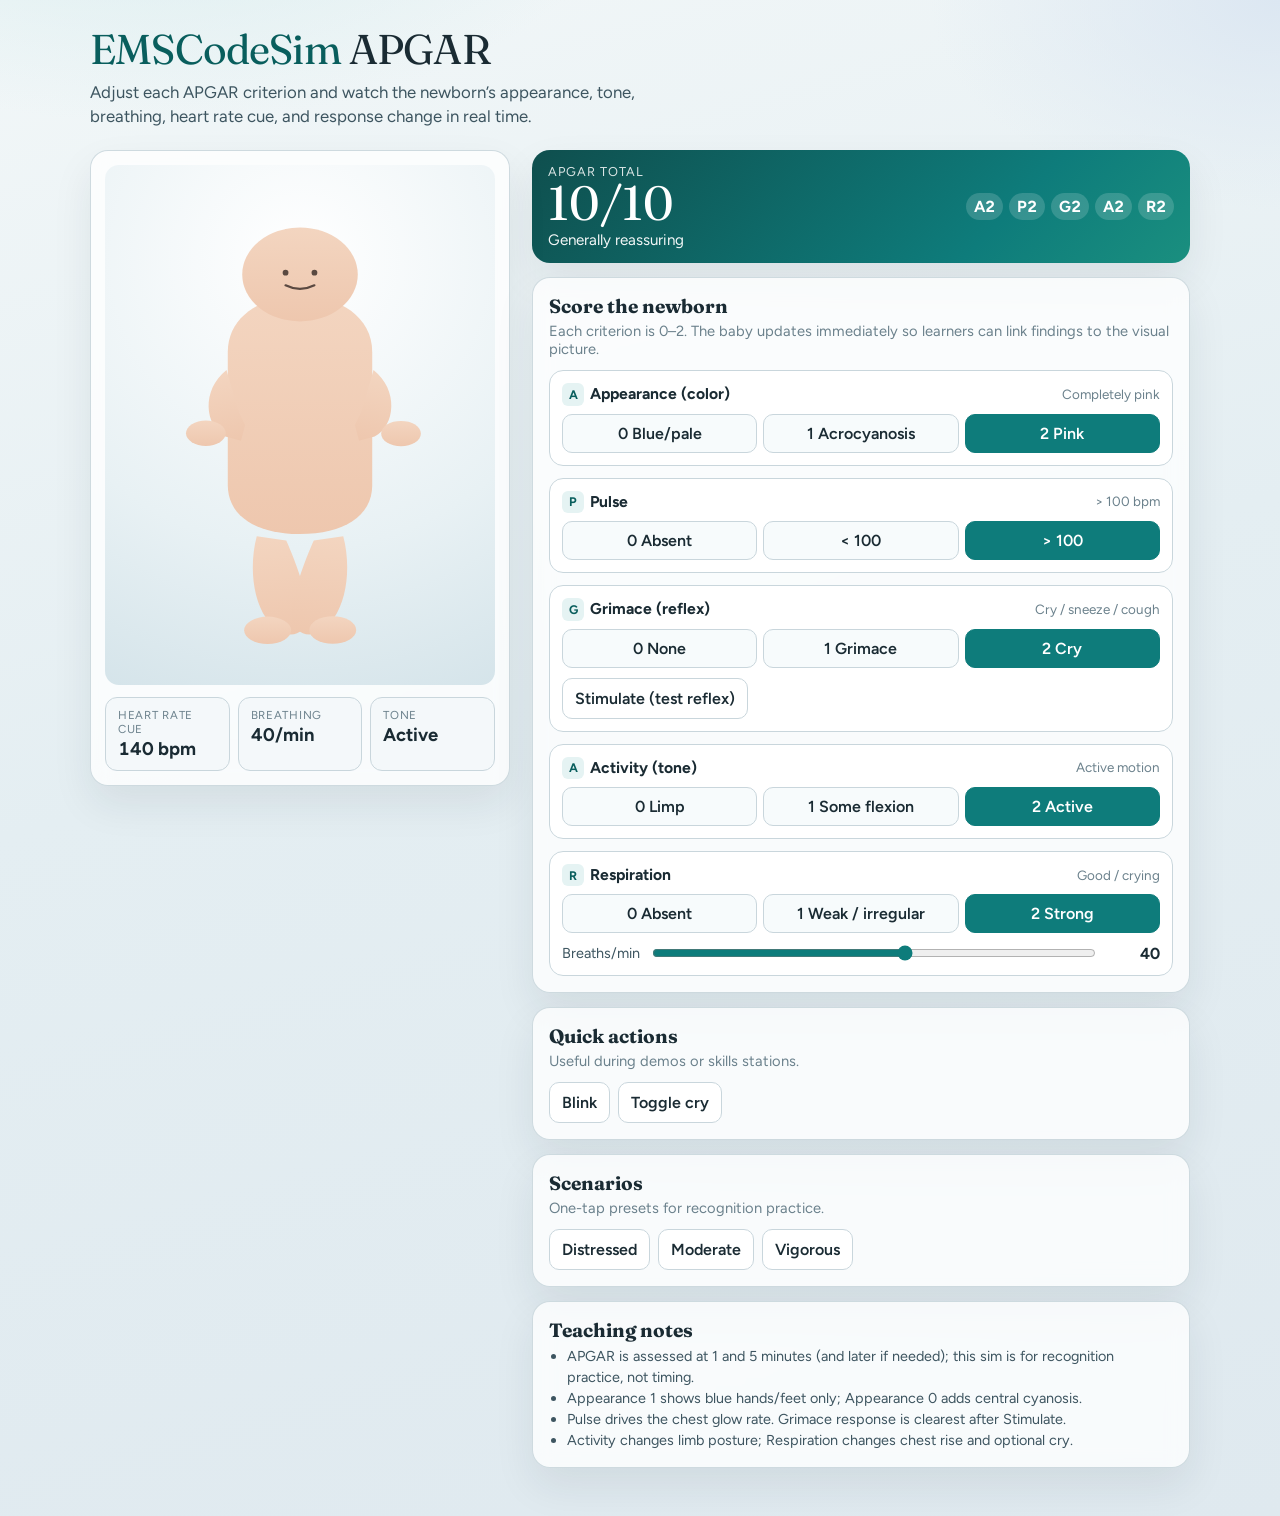
<file: index.html>
<!doctype html>
<html lang="en">
<head>
<meta charset="utf-8" />
<meta name="viewport" content="width=device-width,initial-scale=1" />
<meta name="description" content="Interactive APGAR newborn simulator for EMS and clinical training." />
<title>EMSCodeSim — APGAR Baby</title>
<link rel="preconnect" href="https://fonts.googleapis.com" />
<link rel="preconnect" href="https://fonts.gstatic.com" crossorigin />
<link href="https://fonts.googleapis.com/css2?family=Figtree:wght@400;500;600;700&family=Fraunces:opsz,wght@9..144,600;9..144,700&display=swap" rel="stylesheet" />
<style>
  :root {
    --ink: #1a2b33;
    --ink-soft: #3d5560;
    --muted: #6b818c;
    --line: #c9d6dc;
    --panel: rgba(255, 255, 255, 0.78);
    --panel-solid: #f4f8fa;
    --accent: #0e7c7b;
    --accent-deep: #095e5d;
    --warn: #b45309;
    --danger: #b42318;
    --ok: #157a3a;
    --skin-light: #f3d5c0;
    --skin-mid: #eec7ae;
    --stage-bg: #e8f1f4;
    --shadow: 0 18px 40px rgba(26, 43, 51, 0.08);
    --radius: 18px;
    --font-ui: "Figtree", sans-serif;
    --font-display: "Fraunces", Georgia, serif;
  }

  * { box-sizing: border-box; }

  body {
    margin: 0;
    min-height: 100vh;
    color: var(--ink);
    font-family: var(--font-ui);
    background:
      radial-gradient(900px 500px at 12% -10%, #d7ecee 0%, transparent 55%),
      radial-gradient(700px 420px at 100% 0%, #dce7f2 0%, transparent 50%),
      linear-gradient(165deg, #f2f7f8 0%, #e4eef2 45%, #dfe9ef 100%);
  }

  .page {
    width: min(1100px, calc(100% - 28px));
    margin: 0 auto;
    padding: 28px 0 48px;
  }

  header.app-header {
    display: grid;
    gap: 8px;
    margin-bottom: 22px;
  }

  .brand {
    font-family: var(--font-display);
    font-size: clamp(1.9rem, 4vw, 2.6rem);
    letter-spacing: -0.02em;
    line-height: 1.05;
    color: var(--accent-deep);
  }

  .brand span {
    color: var(--ink);
  }

  .lede {
    max-width: 52ch;
    margin: 0;
    color: var(--ink-soft);
    font-size: 1.05rem;
    line-height: 1.45;
  }

  .layout {
    display: grid;
    grid-template-columns: minmax(280px, 420px) minmax(0, 1fr);
    gap: 22px;
    align-items: start;
  }

  @media (max-width: 860px) {
    .layout { grid-template-columns: 1fr; }
  }

  .stage-wrap {
    background: var(--panel);
    backdrop-filter: blur(10px);
    border: 1px solid rgba(201, 214, 220, 0.9);
    border-radius: var(--radius);
    box-shadow: var(--shadow);
    padding: 14px;
    position: sticky;
    top: 14px;
  }

  .stage {
    position: relative;
    border-radius: 14px;
    overflow: hidden;
    background:
      radial-gradient(circle at 50% 18%, #ffffff 0%, var(--stage-bg) 62%, #d5e4ea 100%);
  }

  .stage svg {
    width: 100%;
    height: auto;
    display: block;
  }

  .vitals {
    display: flex;
    flex-wrap: wrap;
    gap: 8px;
    margin-top: 12px;
  }

  .vital {
    flex: 1 1 120px;
    background: var(--panel-solid);
    border: 1px solid var(--line);
    border-radius: 12px;
    padding: 10px 12px;
  }

  .vital .label {
    display: block;
    font-size: 0.72rem;
    text-transform: uppercase;
    letter-spacing: 0.06em;
    color: var(--muted);
    margin-bottom: 2px;
  }

  .vital .value {
    font-weight: 700;
    font-size: 1.15rem;
    font-variant-numeric: tabular-nums;
  }

  .scoreboard {
    display: flex;
    align-items: center;
    justify-content: space-between;
    gap: 12px;
    margin-bottom: 14px;
    padding: 14px 16px;
    border-radius: var(--radius);
    background: linear-gradient(135deg, #0f4f4e, #0e7c7b 70%, #1a8f7f);
    color: #fff;
    box-shadow: var(--shadow);
  }

  .scoreboard .title {
    font-size: 0.8rem;
    letter-spacing: 0.08em;
    text-transform: uppercase;
    opacity: 0.85;
  }

  .scoreboard .total {
    font-family: var(--font-display);
    font-size: clamp(2.2rem, 5vw, 3rem);
    line-height: 1;
  }

  .scoreboard .interp {
    margin: 4px 0 0;
    font-size: 0.95rem;
    opacity: 0.95;
  }

  .scoreboard .chips {
    display: flex;
    flex-wrap: wrap;
    gap: 6px;
    justify-content: flex-end;
  }

  .chip {
    min-width: 2.1rem;
    text-align: center;
    padding: 4px 8px;
    border-radius: 999px;
    background: rgba(255,255,255,0.16);
    font-weight: 700;
    font-variant-numeric: tabular-nums;
  }

  .panel {
    background: var(--panel);
    backdrop-filter: blur(10px);
    border: 1px solid rgba(201, 214, 220, 0.9);
    border-radius: var(--radius);
    box-shadow: var(--shadow);
    padding: 16px;
  }

  .panel + .panel { margin-top: 14px; }

  .panel h2 {
    margin: 0 0 4px;
    font-family: var(--font-display);
    font-size: 1.2rem;
  }

  .panel .hint {
    margin: 0 0 12px;
    color: var(--muted);
    font-size: 0.92rem;
  }

  .criteria {
    display: grid;
    gap: 12px;
  }

  .criterion {
    border: 1px solid var(--line);
    border-radius: 14px;
    background: #fff;
    padding: 12px;
  }

  .criterion header {
    display: flex;
    justify-content: space-between;
    align-items: baseline;
    gap: 10px;
    margin-bottom: 8px;
  }

  .criterion h3 {
    margin: 0;
    font-size: 0.98rem;
  }

  .criterion .letter {
    display: inline-flex;
    align-items: center;
    justify-content: center;
    width: 1.4rem;
    height: 1.4rem;
    margin-right: 6px;
    border-radius: 6px;
    background: #e5f3f3;
    color: var(--accent-deep);
    font-size: 0.78rem;
    font-weight: 700;
  }

  .criterion .desc {
    margin: 0;
    color: var(--muted);
    font-size: 0.84rem;
  }

  .seg {
    display: grid;
    grid-template-columns: repeat(3, 1fr);
    gap: 6px;
  }

  .seg button {
    appearance: none;
    border: 1px solid var(--line);
    background: #f7fbfc;
    color: var(--ink);
    border-radius: 10px;
    padding: 9px 8px;
    font: inherit;
    font-weight: 600;
    cursor: pointer;
    transition: background 0.15s ease, border-color 0.15s ease, color 0.15s ease, transform 0.12s ease;
  }

  .seg button:hover {
    border-color: #9eb8c2;
    transform: translateY(-1px);
  }

  .seg button:focus-visible {
    outline: 2px solid var(--accent);
    outline-offset: 2px;
  }

  .seg button[aria-pressed="true"] {
    background: var(--accent);
    border-color: var(--accent);
    color: #fff;
  }

  .tools {
    display: flex;
    flex-wrap: wrap;
    gap: 8px;
  }

  .tools button,
  .stimulus {
    appearance: none;
    border: 1px solid var(--line);
    background: #fff;
    color: var(--ink);
    border-radius: 10px;
    padding: 10px 12px;
    font: inherit;
    font-weight: 600;
    cursor: pointer;
  }

  .tools button:hover,
  .stimulus:hover { border-color: #9eb8c2; }

  .tools button:focus-visible,
  .stimulus:focus-visible {
    outline: 2px solid var(--accent);
    outline-offset: 2px;
  }

  .rate-row {
    display: grid;
    grid-template-columns: auto 1fr auto;
    gap: 10px;
    align-items: center;
    margin-top: 10px;
  }

  .rate-row label { font-size: 0.9rem; color: var(--ink-soft); }
  .rate-row output {
    min-width: 3.5rem;
    text-align: right;
    font-weight: 700;
    font-variant-numeric: tabular-nums;
  }

  input[type="range"] {
    width: 100%;
    accent-color: var(--accent);
  }

  .legend {
    margin: 0;
    padding-left: 1.1rem;
    color: var(--ink-soft);
    font-size: 0.9rem;
    line-height: 1.45;
  }

  .sr-only {
    position: absolute;
    width: 1px;
    height: 1px;
    padding: 0;
    margin: -1px;
    overflow: hidden;
    clip: rect(0,0,0,0);
    white-space: nowrap;
    border: 0;
  }

  /* SVG motion helpers */
  #babyGroup, #torso, #leftArm, #rightArm, #leftLeg, #rightLeg,
  #handL, #handR, #footL, #footR, #faceGroup {
    transform-box: fill-box;
    transform-origin: center;
  }

  #torso { transform-origin: center top; }
  #leftArm { transform-origin: 100% 10%; }
  #rightArm { transform-origin: 0% 10%; }
  #leftLeg { transform-origin: 50% 0%; }
  #rightLeg { transform-origin: 50% 0%; }

  @media (prefers-reduced-motion: reduce) {
    * { animation: none !important; transition: none !important; }
  }

  /* Phone-first scenario controls */
  @media (max-width: 700px) {
    .page {
      width: min(100%, calc(100% - 16px));
      padding: 16px 0 calc(108px + env(safe-area-inset-bottom, 0px));
    }

    .brand {
      font-size: clamp(1.7rem, 7vw, 2.2rem);
    }

    .lede {
      font-size: 0.98rem;
    }

    .stage-wrap {
      position: static;
      padding: 10px;
    }

    .seg {
      grid-template-columns: 1fr;
      gap: 8px;
    }

    .seg button {
      min-height: 48px;
      padding: 12px 14px;
      text-align: left;
      font-size: 0.95rem;
    }

    .panel.scenarios-panel {
      position: fixed;
      left: 0;
      right: 0;
      bottom: 0;
      z-index: 40;
      margin: 0;
      border-radius: 18px 18px 0 0;
      border: 1px solid rgba(201, 214, 220, 0.95);
      border-bottom: 0;
      box-shadow: 0 -12px 32px rgba(26, 43, 51, 0.16);
      padding: 12px 14px calc(12px + env(safe-area-inset-bottom, 0px));
      background: rgba(255, 255, 255, 0.96);
      backdrop-filter: blur(14px);
    }

    .panel.scenarios-panel h2 {
      font-size: 1rem;
      margin-bottom: 2px;
    }

    .panel.scenarios-panel .hint {
      margin-bottom: 8px;
      font-size: 0.82rem;
    }

    .panel.scenarios-panel .tools {
      display: grid;
      grid-template-columns: 1fr;
      gap: 8px;
    }

    .panel.scenarios-panel .tools button {
      min-height: 48px;
      width: 100%;
      padding: 12px 14px;
      border-radius: 12px;
      font-size: 0.95rem;
      touch-action: manipulation;
    }

    .panel.scenarios-panel .tools button[aria-pressed="true"] {
      background: var(--accent);
      border-color: var(--accent);
      color: #fff;
    }

    .tools button,
    .stimulus {
      min-height: 48px;
      touch-action: manipulation;
    }
  }
</style>
</head>
<body>
  <div class="page">
    <header class="app-header">
      <div class="brand">EMSCodeSim <span>APGAR</span></div>
      <p class="lede">Adjust each APGAR criterion and watch the newborn’s appearance, tone, breathing, heart rate cue, and response change in real time.</p>
    </header>

    <div class="layout">
      <section class="stage-wrap" aria-label="Newborn visualization">
        <div class="stage">
          <svg id="baby" viewBox="0 0 1080 1440" role="img" aria-labelledby="babyTitle babyDesc">
            <title id="babyTitle">Animated newborn for APGAR scoring practice</title>
            <desc id="babyDesc">Baby appearance, limb tone, breathing depth, and facial response update with the selected APGAR scores.</desc>
            <defs>
              <linearGradient id="skin" x1="0" y1="0" x2="0" y2="1">
                <stop offset="0%" stop-color="#f3d5c0"/>
                <stop offset="100%" stop-color="#eec7ae"/>
              </linearGradient>
              <linearGradient id="cyanosis" x1="0" y1="0" x2="0" y2="1">
                <stop offset="0%" stop-color="#7ab1ff" stop-opacity="0.42"/>
                <stop offset="100%" stop-color="#6fa8ff" stop-opacity="0.30"/>
              </linearGradient>
              <radialGradient id="pulseGlow" cx="50%" cy="45%" r="45%">
                <stop offset="0%" stop-color="#ef6b6b" stop-opacity="0.55"/>
                <stop offset="100%" stop-color="#ef6b6b" stop-opacity="0"/>
              </radialGradient>
            </defs>

            <rect x="0" y="0" width="1080" height="1440" fill="transparent"/>
            <rect id="fullTint" x="0" y="0" width="1080" height="1440" fill="url(#cyanosis)" opacity="0"/>

            <g id="babyGroup">
              <ellipse id="pulseHalo" cx="540" cy="620" rx="120" ry="90" fill="url(#pulseGlow)" opacity="0"/>

              <path id="torso" fill="url(#skin)" d="
                M340,520
                C340,420 430,360 540,360
                C650,360 740,420 740,520
                L740,900
                C740,990 660,1040 540,1040
                C420,1040 340,990 340,900 Z"/>

              <g id="faceGroup">
                <ellipse id="face" cx="540" cy="300" rx="160" ry="130" fill="url(#skin)"/>
                <g id="eyes">
                  <circle id="eyeL" cx="500" cy="295" r="8" fill="#5a4941"/>
                  <circle id="eyeR" cx="580" cy="295" r="8" fill="#5a4941"/>
                  <rect id="lidL" x="492" y="287" width="16" height="16" rx="8" fill="#eec7ae" opacity="0"/>
                  <rect id="lidR" x="572" y="287" width="16" height="16" rx="8" fill="#eec7ae" opacity="0"/>
                </g>
                <path id="mouthNeutral" d="M500,330 Q540,350 580,330" stroke="#5a4941" stroke-width="6" fill="none" stroke-linecap="round"/>
                <path id="mouthOpen" d="M520,330 q20,28 40,0 q-20,22 -40,0 Z" fill="#5a4941" opacity="0"/>
                <path id="mouthGrimace" d="M505,335 Q540,318 575,335" stroke="#5a4941" stroke-width="6" fill="none" stroke-linecap="round" opacity="0"/>
              </g>

              <path id="leftArm" fill="url(#skin)" d="M340,560 C260,600 250,700 300,740 L340,760 L360,720 L350,680 Z"/>
              <path id="rightArm" fill="url(#skin)" d="M740,560 C820,600 830,700 780,740 L740,760 L720,720 L730,680 Z"/>
              <ellipse id="handL" cx="280" cy="740" rx="55" ry="35" fill="url(#skin)"/>
              <ellipse id="handR" cx="820" cy="740" rx="55" ry="35" fill="url(#skin)"/>

              <path id="leftLeg" fill="url(#skin)" d="M420,1020 C390,1100 390,1200 430,1260 C470,1320 530,1310 540,1250 C545,1200 520,1100 500,1040 Z"/>
              <path id="rightLeg" fill="url(#skin)" d="M660,1020 C690,1100 690,1200 650,1260 C610,1320 550,1310 540,1250 C535,1200 560,1100 580,1040 Z"/>
              <ellipse id="footL" cx="450" cy="1285" rx="65" ry="38" fill="url(#skin)"/>
              <ellipse id="footR" cx="630" cy="1285" rx="65" ry="38" fill="url(#skin)"/>
            </g>
          </svg>
        </div>

        <div class="vitals" aria-live="polite">
          <div class="vital">
            <span class="label">Heart rate cue</span>
            <span class="value" id="hrReadout">140 bpm</span>
          </div>
          <div class="vital">
            <span class="label">Breathing</span>
            <span class="value" id="breathReadout">40 / min</span>
          </div>
          <div class="vital">
            <span class="label">Tone</span>
            <span class="value" id="toneReadout">Active</span>
          </div>
        </div>
      </section>

      <section aria-label="APGAR controls">
        <div class="scoreboard" aria-live="polite">
          <div>
            <div class="title">APGAR total</div>
            <div class="total"><span id="totalScore">10</span><span aria-hidden="true">/10</span></div>
            <p class="interp" id="interpretation">Generally reassuring</p>
          </div>
          <div class="chips" id="scoreChips" aria-hidden="true"></div>
        </div>

        <div class="panel">
          <h2>Score the newborn</h2>
          <p class="hint">Each criterion is 0–2. The baby updates immediately so learners can link findings to the visual picture.</p>

          <div class="criteria" id="criteria">
            <div class="criterion" data-key="appearance">
              <header>
                <h3><span class="letter">A</span>Appearance (color)</h3>
                <p class="desc" id="appearanceDesc">Completely pink</p>
              </header>
              <div class="seg" role="group" aria-label="Appearance score">
                <button type="button" data-score="0">0 Blue/pale</button>
                <button type="button" data-score="1">1 Acrocyanosis</button>
                <button type="button" data-score="2" aria-pressed="true">2 Pink</button>
              </div>
            </div>

            <div class="criterion" data-key="pulse">
              <header>
                <h3><span class="letter">P</span>Pulse</h3>
                <p class="desc" id="pulseDesc">&gt; 100 bpm</p>
              </header>
              <div class="seg" role="group" aria-label="Pulse score">
                <button type="button" data-score="0">0 Absent</button>
                <button type="button" data-score="1">&lt; 100</button>
                <button type="button" data-score="2" aria-pressed="true">&gt; 100</button>
              </div>
            </div>

            <div class="criterion" data-key="grimace">
              <header>
                <h3><span class="letter">G</span>Grimace (reflex)</h3>
                <p class="desc" id="grimaceDesc">Cry / sneeze / cough</p>
              </header>
              <div class="seg" role="group" aria-label="Grimace score">
                <button type="button" data-score="0">0 None</button>
                <button type="button" data-score="1">1 Grimace</button>
                <button type="button" data-score="2" aria-pressed="true">2 Cry</button>
              </div>
              <div class="tools" style="margin-top:10px">
                <button type="button" class="stimulus" id="stimulateBtn">Stimulate (test reflex)</button>
              </div>
            </div>

            <div class="criterion" data-key="activity">
              <header>
                <h3><span class="letter">A</span>Activity (tone)</h3>
                <p class="desc" id="activityDesc">Active motion</p>
              </header>
              <div class="seg" role="group" aria-label="Activity score">
                <button type="button" data-score="0">0 Limp</button>
                <button type="button" data-score="1">1 Some flexion</button>
                <button type="button" data-score="2" aria-pressed="true">2 Active</button>
              </div>
            </div>

            <div class="criterion" data-key="respiration">
              <header>
                <h3><span class="letter">R</span>Respiration</h3>
                <p class="desc" id="respirationDesc">Good / crying</p>
              </header>
              <div class="seg" role="group" aria-label="Respiration score">
                <button type="button" data-score="0">0 Absent</button>
                <button type="button" data-score="1">1 Weak / irregular</button>
                <button type="button" data-score="2" aria-pressed="true">2 Strong</button>
              </div>
              <div class="rate-row">
                <label for="bpm">Breaths/min</label>
                <input id="bpm" type="range" min="0" max="70" value="40" />
                <output id="bpmVal" for="bpm">40</output>
              </div>
            </div>
          </div>
        </div>

        <div class="panel">
          <h2>Quick actions</h2>
          <p class="hint">Useful during demos or skills stations.</p>
          <div class="tools">
            <button type="button" id="blinkBtn">Blink</button>
            <button type="button" id="cryBtn">Toggle cry</button>
          </div>
        </div>

        <div class="panel scenarios-panel">
          <h2>Scenarios</h2>
          <p class="hint">One-tap presets for recognition practice.</p>
          <div class="tools" role="group" aria-label="APGAR demo scenarios">
            <button type="button" id="scenarioPoor" data-scenario="distressed">Distressed</button>
            <button type="button" id="scenarioModerate" data-scenario="moderate">Moderate</button>
            <button type="button" id="scenarioGood" data-scenario="vigorous" aria-pressed="true">Vigorous</button>
          </div>
        </div>

        <div class="panel">
          <h2>Teaching notes</h2>
          <ul class="legend">
            <li>APGAR is assessed at 1 and 5 minutes (and later if needed); this sim is for recognition practice, not timing.</li>
            <li>Appearance 1 shows blue hands/feet only; Appearance 0 adds central cyanosis.</li>
            <li>Pulse drives the chest glow rate. Grimace response is clearest after Stimulate.</li>
            <li>Activity changes limb posture; Respiration changes chest rise and optional cry.</li>
          </ul>
        </div>
      </section>
    </div>
  </div>

<script>
(() => {
  const DESCS = {
    appearance: ["Blue / pale (central cyanosis)", "Body pink, extremities blue", "Completely pink"],
    pulse: ["Absent", "< 100 bpm", "> 100 bpm"],
    grimace: ["No response", "Grimace only", "Cry / sneeze / cough"],
    activity: ["Limp", "Some flexion", "Active motion"],
    respiration: ["Absent", "Weak / irregular", "Good / crying"]
  };

  const TONE_LABELS = ["Limp", "Some flexion", "Active"];

  const els = {
    fullTint: document.getElementById("fullTint"),
    handL: document.getElementById("handL"),
    handR: document.getElementById("handR"),
    footL: document.getElementById("footL"),
    footR: document.getElementById("footR"),
    babyGroup: document.getElementById("babyGroup"),
    torso: document.getElementById("torso"),
    faceGroup: document.getElementById("faceGroup"),
    leftArm: document.getElementById("leftArm"),
    rightArm: document.getElementById("rightArm"),
    leftLeg: document.getElementById("leftLeg"),
    rightLeg: document.getElementById("rightLeg"),
    mouthNeutral: document.getElementById("mouthNeutral"),
    mouthOpen: document.getElementById("mouthOpen"),
    mouthGrimace: document.getElementById("mouthGrimace"),
    lidL: document.getElementById("lidL"),
    lidR: document.getElementById("lidR"),
    pulseHalo: document.getElementById("pulseHalo"),
    bpm: document.getElementById("bpm"),
    bpmVal: document.getElementById("bpmVal"),
    totalScore: document.getElementById("totalScore"),
    interpretation: document.getElementById("interpretation"),
    scoreChips: document.getElementById("scoreChips"),
    hrReadout: document.getElementById("hrReadout"),
    breathReadout: document.getElementById("breathReadout"),
    toneReadout: document.getElementById("toneReadout"),
    stimulateBtn: document.getElementById("stimulateBtn"),
    blinkBtn: document.getElementById("blinkBtn"),
    cryBtn: document.getElementById("cryBtn"),
    scenarioPoor: document.getElementById("scenarioPoor"),
    scenarioModerate: document.getElementById("scenarioModerate"),
    scenarioGood: document.getElementById("scenarioGood")
  };

  const state = {
    appearance: 2,
    pulse: 2,
    grimace: 2,
    activity: 2,
    respiration: 2,
    breathsPerMin: 40,
    crying: false,
    grimacing: false,
    blinking: false,
    breathPhase: 0,
    pulsePhase: 0,
    stimulusTimer: null,
    reduceMotion: window.matchMedia("(prefers-reduced-motion: reduce)").matches
  };

  const SCENARIOS = {
    distressed: {
      appearance: 0,
      pulse: 1,
      grimace: 0,
      activity: 0,
      respiration: 1,
      breathsPerMin: 18,
      crying: false
    },
    moderate: {
      appearance: 1,
      pulse: 1,
      grimace: 1,
      activity: 1,
      respiration: 1,
      breathsPerMin: 28,
      crying: false
    },
    vigorous: {
      appearance: 2,
      pulse: 2,
      grimace: 2,
      activity: 2,
      respiration: 2,
      breathsPerMin: 40,
      crying: true
    }
  };

  const extremities = [els.handL, els.handR, els.footL, els.footR];

  function setAppearance(score) {
    state.appearance = score;
    els.fullTint.setAttribute("opacity", score === 0 ? "1" : "0");
    const fill = score === 1 ? "url(#cyanosis)" : "url(#skin)";
    extremities.forEach((n) => n.setAttribute("fill", fill));
  }

  function setPulse(score) {
    state.pulse = score;
    const hr = score === 0 ? 0 : score === 1 ? 80 : 140;
    els.hrReadout.textContent = score === 0 ? "Absent" : `${hr} bpm`;
  }

  function setMouth() {
    const showCry = state.crying;
    const showGrimace = state.grimacing && !showCry;
    els.mouthNeutral.setAttribute("opacity", showCry || showGrimace ? "0" : "1");
    els.mouthOpen.setAttribute("opacity", showCry ? "1" : "0");
    els.mouthGrimace.setAttribute("opacity", showGrimace ? "1" : "0");
  }

  function setGrimace(score) {
    state.grimace = score;
    if (score === 0) {
      state.crying = false;
      state.grimacing = false;
    }
    setMouth();
  }

  function setActivity(score) {
    state.activity = score;
    els.toneReadout.textContent = TONE_LABELS[score];
  }

  function setBreathRate(bpm) {
    const n = Math.max(0, Math.min(70, Number(bpm) || 0));
    state.breathsPerMin = n;
    els.bpm.value = String(n);
    els.bpmVal.textContent = String(n);
  }

  function setRespiration(score, { forceBreaths } = {}) {
    state.respiration = score;
    if (score === 0) {
      setBreathRate(0);
      state.crying = false;
    } else if (forceBreaths != null) {
      setBreathRate(forceBreaths);
    } else if (state.breathsPerMin === 0) {
      setBreathRate(score === 1 ? 24 : 40);
    }
    updateBreathReadout();
    setMouth();
  }

  function updateBreathReadout() {
    if (state.respiration === 0 || state.breathsPerMin === 0) {
      els.breathReadout.textContent = "Absent";
    } else if (state.respiration === 1) {
      els.breathReadout.textContent = `Weak · ${state.breathsPerMin}/min`;
    } else {
      els.breathReadout.textContent = `${state.breathsPerMin}/min`;
    }
  }

  function interpretationFor(total) {
    if (total <= 3) return { text: "Severely depressed — needs immediate support", color: "var(--danger)" };
    if (total <= 6) return { text: "Moderately depressed — needs intervention", color: "var(--warn)" };
    return { text: "Generally reassuring", color: "var(--ok)" };
  }

  function updateScoreboard() {
    const keys = ["appearance", "pulse", "grimace", "activity", "respiration"];
    const total = keys.reduce((sum, k) => sum + state[k], 0);
    els.totalScore.textContent = String(total);
    const interp = interpretationFor(total);
    els.interpretation.textContent = interp.text;

    els.scoreChips.innerHTML = keys.map((k) => {
      const letter = k[0].toUpperCase();
      return `<span class="chip" title="${k}">${letter}${state[k]}</span>`;
    }).join("");

    keys.forEach((key) => {
      const desc = document.getElementById(`${key}Desc`);
      if (desc) desc.textContent = DESCS[key][state[key]];
      const root = document.querySelector(`.criterion[data-key="${key}"]`);
      if (!root) return;
      root.querySelectorAll("button[data-score]").forEach((btn) => {
        btn.setAttribute("aria-pressed", String(Number(btn.dataset.score) === state[key]));
      });
    });
  }

  function applyScore(key, score) {
    const n = Math.max(0, Math.min(2, Number(score)));
    if (key === "appearance") setAppearance(n);
    else if (key === "pulse") setPulse(n);
    else if (key === "grimace") setGrimace(n);
    else if (key === "activity") setActivity(n);
    else if (key === "respiration") setRespiration(n);
    updateScoreboard();
  }

  function clearStimulusTimer() {
    if (state.stimulusTimer != null) {
      clearTimeout(state.stimulusTimer);
      state.stimulusTimer = null;
    }
  }

  function setScenario(preset) {
    const scores = typeof preset === "string" ? SCENARIOS[preset] : preset;
    if (!scores) return;

    clearStimulusTimer();
    state.grimacing = false;
    state.crying = Boolean(scores.crying);

    setAppearance(scores.appearance);
    setPulse(scores.pulse);
    state.grimace = scores.grimace;
    setActivity(scores.activity);
    setRespiration(scores.respiration, { forceBreaths: scores.breathsPerMin });
    setMouth();
    updateScoreboard();

    document.querySelectorAll(".scenarios-panel [data-scenario]").forEach((btn) => {
      btn.setAttribute("aria-pressed", String(btn.dataset.scenario === preset));
    });
  }

  /* ---- Mouth / cry / stimulus ---- */
  function toggleCry() {
    if (state.respiration === 0 && state.grimace < 2) return;
    state.crying = !state.crying;
    if (state.crying) state.grimacing = false;
    setMouth();
  }

  function stimulate() {
    clearStimulusTimer();
    state.grimacing = false;
    state.crying = false;
    setMouth();

    if (state.grimace === 0) {
      // no facial change
      els.faceGroup.animate(
        [{ transform: "translate(0,0)" }, { transform: "translate(0,2px)" }, { transform: "translate(0,0)" }],
        { duration: 280, easing: "ease-out" }
      );
      return;
    }

    if (state.grimace === 1) {
      state.grimacing = true;
      setMouth();
      state.stimulusTimer = setTimeout(() => {
        state.stimulusTimer = null;
        state.grimacing = false;
        setMouth();
      }, 900);
      return;
    }

    state.crying = true;
    setMouth();
    state.stimulusTimer = setTimeout(() => {
      state.stimulusTimer = null;
      // leave cry on briefly so learners see strong response
      state.crying = state.respiration === 2;
      if (state.respiration < 2) setMouth();
    }, 1200);
  }

  /* ---- Blink ---- */
  function doBlink(duration = 140) {
    if (state.blinking) return;
    state.blinking = true;
    els.lidL.setAttribute("opacity", "1");
    els.lidR.setAttribute("opacity", "1");
    setTimeout(() => {
      els.lidL.setAttribute("opacity", "0");
      els.lidR.setAttribute("opacity", "0");
      state.blinking = false;
    }, duration);
  }

  function scheduleBlink() {
    if (state.reduceMotion) return;
    const next = 1400 + Math.random() * 5200;
    setTimeout(() => {
      doBlink();
      scheduleBlink();
    }, next);
  }

  /* ---- Animation loop ---- */
  let last = performance.now();

  function activityPose(score, t) {
    // limp = arms out / legs floppy; flexed = tucked; active = subtle motion
    if (score === 0) {
      return {
        leftArm: "rotate(18deg)",
        rightArm: "rotate(-18deg)",
        leftLeg: "rotate(8deg)",
        rightLeg: "rotate(-8deg)",
        jitter: 0.15
      };
    }
    if (score === 1) {
      return {
        leftArm: "rotate(-8deg)",
        rightArm: "rotate(8deg)",
        leftLeg: "rotate(-4deg)",
        rightLeg: "rotate(4deg)",
        jitter: 0.35
      };
    }
    const wiggle = Math.sin(t * 2.2) * 3;
    return {
      leftArm: `rotate(${-12 + wiggle}deg)`,
      rightArm: `rotate(${12 - wiggle}deg)`,
      leftLeg: `rotate(${-6 + wiggle * 0.4}deg)`,
      rightLeg: `rotate(${6 - wiggle * 0.4}deg)`,
      jitter: 0.7
    };
  }

  function animate(now) {
    const dt = Math.min(0.05, (now - last) / 1000);
    last = now;

    if (!state.reduceMotion) {
      const bpm = state.respiration === 0 ? 0 : state.breathsPerMin;
      const freq = bpm / 60;
      state.breathPhase += dt * freq * Math.PI * 2;

      const depth = [0, 1.2, 3.2][state.respiration];
      const wave = bpm === 0 ? 0 : Math.sin(state.breathPhase);
      const scaleY = 1 + (wave * depth) / 100;
      const rise = wave * depth;

      els.babyGroup.setAttribute("transform", `translate(0 ${(-rise).toFixed(2)})`);
      els.torso.style.transform = `scale(1, ${scaleY.toFixed(4)})`;

      // Pulse halo
      const hr = state.pulse === 0 ? 0 : state.pulse === 1 ? 80 : 140;
      if (hr === 0) {
        els.pulseHalo.setAttribute("opacity", "0");
      } else {
        state.pulsePhase += dt * (hr / 60) * Math.PI * 2;
        const beat = 0.15 + 0.55 * Math.max(0, Math.sin(state.pulsePhase));
        els.pulseHalo.setAttribute("opacity", beat.toFixed(3));
      }

      const pose = activityPose(state.activity, now / 1000);
      els.leftArm.style.transform = pose.leftArm;
      els.rightArm.style.transform = pose.rightArm;
      els.leftLeg.style.transform = pose.leftLeg;
      els.rightLeg.style.transform = pose.rightLeg;

      // Micro-jitter on extremities (stronger with activity)
      const j = pose.jitter;
      extremities.forEach((el, i) => {
        const x = Math.sin(now / 280 + i) * j;
        const y = Math.cos(now / 310 + i * 1.3) * j;
        el.style.transform = `translate(${x.toFixed(2)}px, ${y.toFixed(2)}px)`;
      });
    }

    requestAnimationFrame(animate);
  }

  /* ---- Events ---- */
  document.getElementById("criteria").addEventListener("click", (e) => {
    const btn = e.target.closest("button[data-score]");
    if (!btn) return;
    const criterion = btn.closest(".criterion");
    if (!criterion) return;
    applyScore(criterion.dataset.key, btn.dataset.score);
  });

  els.bpm.addEventListener("input", () => {
    state.breathsPerMin = Number(els.bpm.value);
    els.bpmVal.textContent = String(state.breathsPerMin);
    if (state.breathsPerMin === 0 && state.respiration !== 0) applyScore("respiration", 0);
    else if (state.breathsPerMin > 0 && state.respiration === 0) applyScore("respiration", 1);
    else updateBreathReadout();
  });

  els.stimulateBtn.addEventListener("click", stimulate);
  els.blinkBtn.addEventListener("click", () => doBlink());
  els.cryBtn.addEventListener("click", toggleCry);
  els.scenarioPoor.addEventListener("click", () => setScenario("distressed"));
  els.scenarioModerate.addEventListener("click", () => setScenario("moderate"));
  els.scenarioGood.addEventListener("click", () => setScenario("vigorous"));

  // Init
  setAppearance(2);
  setPulse(2);
  setGrimace(2);
  setActivity(2);
  setRespiration(2);
  updateScoreboard();
  scheduleBlink();
  requestAnimationFrame(animate);
})();
</script>
</body>
</html>
</file>
